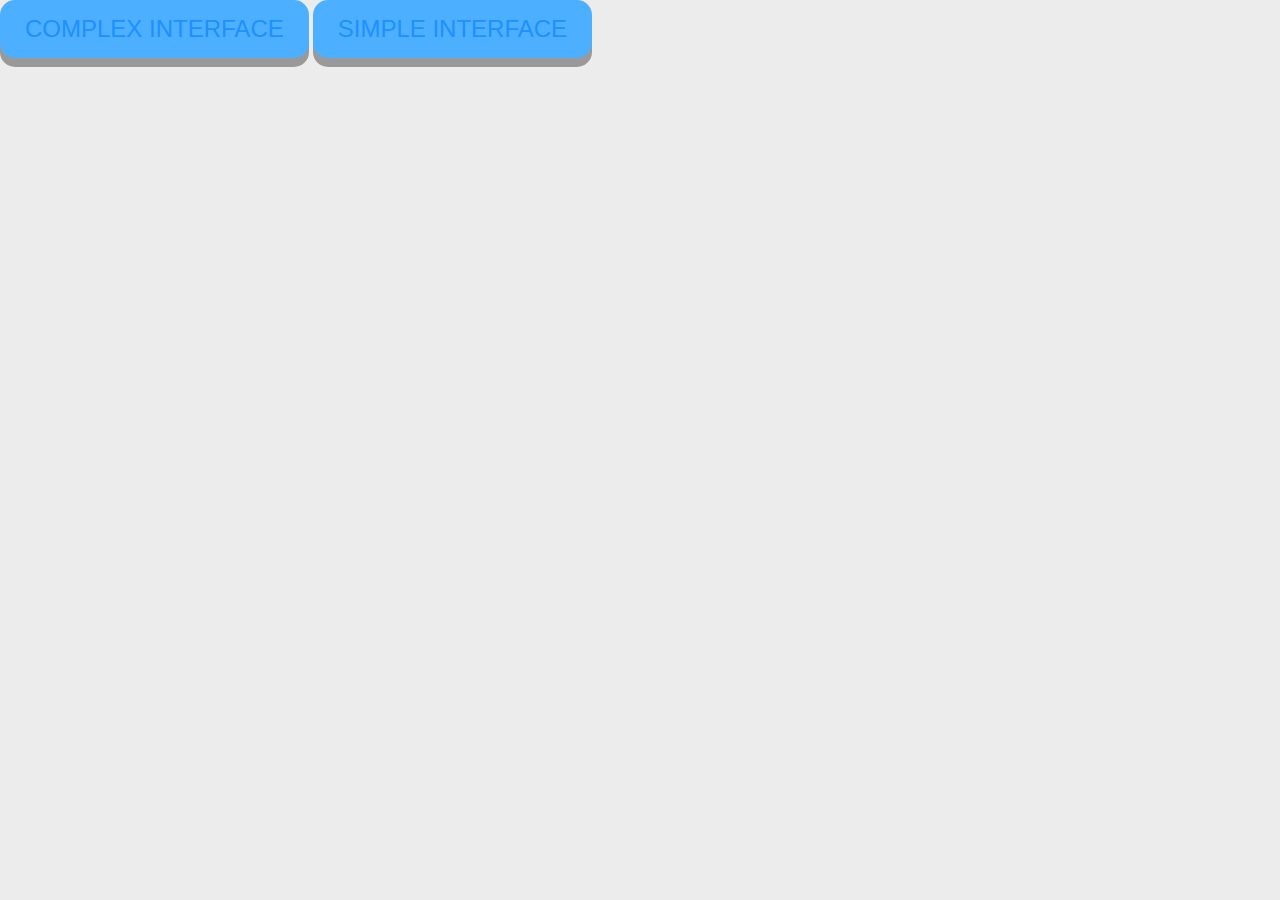
<file: index.html>
<!DOCTYPE html>
<html lang="en">
<head>
    <meta charset="UTF-8" />
    <meta name="viewport" content="width=device-width, initial-scale=1.0" />
    <title>Interface 1</title>
    <link rel="stylesheet" type="text/css" href="css/style.css">
</head>
<body>
<!-- Your code here -->
<header >

</header>
<main>
    <a href="complexInterface.html" target="_blank"><button class="button-main">COMPLEX INTERFACE</button></a>
    <a href="simpleInterface.html" target="_blank"><button class="button-main">SIMPLE INTERFACE</button></a>
</main>
<footer></footer>


</body>
</html>
</file>
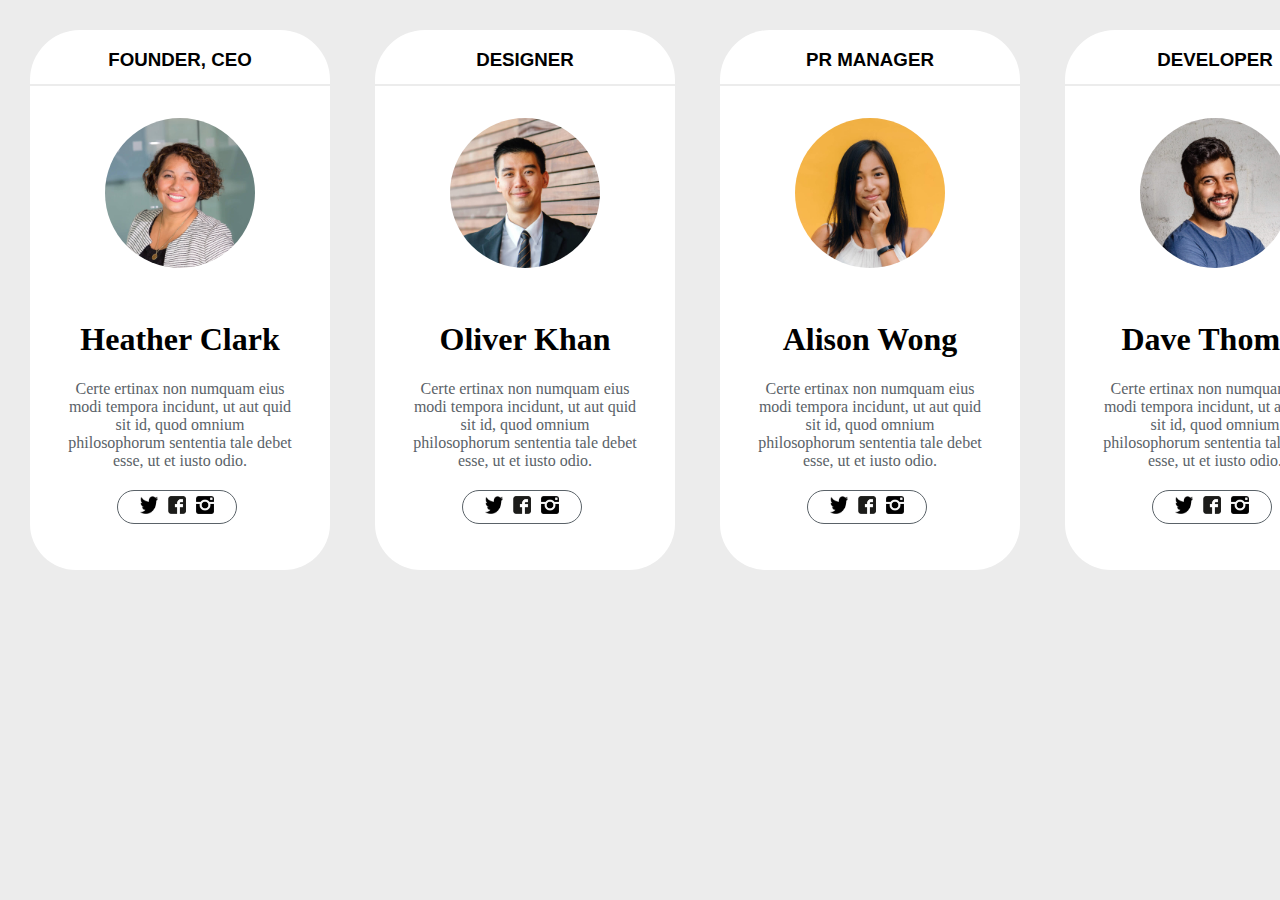
<file: complexInterface.html>
<!DOCTYPE html>
<html lang="en">
<head>
    <meta charset="UTF-8" />
    <meta name="viewport" content="width=device-width, initial-scale=1.0" />
    <title>Interface End-of-field-challenge</title>
    <link rel="stylesheet" type="text/css" href="css/style.css">
</head>
<body>
<!-- Your code here -->
<div id="mockup" class="container">
    <div class="card">
        <div class="card-header">
            <h3>FOUNDER, CEO</h3>
        </div>
        <div class="card-image">
            <img src="images/avatar-1.jpg">
        </div>
        <div class="card-body">
            <h1>Heather Clark</h1>
            <div class="card-body-text">Certe ertinax non numquam eius modi tempora incidunt,
                ut aut quid sit id, quod omnium philosophorum sententia tale debet esse, ut et iusto odio.
            </div>
            <div class="card-body-social-media">
                <a href="#">
                    <img class="icon" src="images/twitter.jpg">
                </a>
                <a href="#">
                    <img class="icon" src="images/facebook.jpg">
                </a>
                <a href="#">
                    <img class="icon" src="images/instagram.png">
                </a>

            </div>
        </div>
        <div class="card-footer"> </div>
    </div> <!--1-->

    <div class="card">
        <div class="card-header">
            <h3>DESIGNER</h3>
        </div>
        <div class="card-image">
            <img src="images/avatar-2.jpg">
        </div>
        <div class="card-body">
            <h1>Oliver Khan</h1>
            <div class="card-body-text">Certe ertinax non numquam eius modi tempora incidunt,
                ut aut quid sit id, quod omnium philosophorum sententia tale debet esse, ut et iusto odio.
            </div>
            <div class="card-body-social-media">
                <a href="#">
                    <img class="icon" src="images/twitter.jpg">
                </a>
                <a href="#">
                    <img class="icon" src="images/facebook.jpg">
                </a>
                <a href="#">
                    <img class="icon" src="images/instagram.png">
                </a>

            </div>
        </div>
        <div class="card-footer"> </div>
    </div> <!--2-->

    <div class="card">
        <div class="card-header">
            <h3>PR MANAGER</h3>
        </div>
        <div class="card-image">
            <img src="images/avatar-3.jpg">
        </div>
        <div class="card-body">
            <h1>Alison Wong</h1>
            <div class="card-body-text">Certe ertinax non numquam eius modi tempora incidunt,
                ut aut quid sit id, quod omnium philosophorum sententia tale debet esse, ut et iusto odio.
            </div>
            <div class="card-body-social-media">
                <a href="#">
                    <img class="icon" src="images/twitter.jpg">
                </a>
                <a href="#">
                    <img class="icon" src="images/facebook.jpg">
                </a>
                <a href="#">
                    <img class="icon" src="images/instagram.png">
                </a>

            </div>
        </div>
        <div class="card-footer"> </div>
    </div> <!--3-->

    <div class="card">
        <div class="card-header">
            <h3>DEVELOPER</h3>
        </div>
        <div class="card-image">
            <img src="images/avatar-4.jpg">
        </div>
        <div class="card-body">
            <h1>Dave Thomas</h1>
            <div class="card-body-text">Certe ertinax non numquam eius modi tempora incidunt,
                ut aut quid sit id, quod omnium philosophorum sententia tale debet esse, ut et iusto odio.
            </div>
            <div class="card-body-social-media">
                <a href="#">
                    <img class="icon" src="images/twitter.jpg">
                </a>
                <a href="#">
                    <img class="icon" src="images/facebook.jpg">
                </a>
                <a href="#">
                    <img class="icon" src="images/instagram.png">
                </a>

            </div>
        </div>
        <div class="card-footer"> </div>
    </div> <!--4-->
</div>



</body>
</html>
</file>
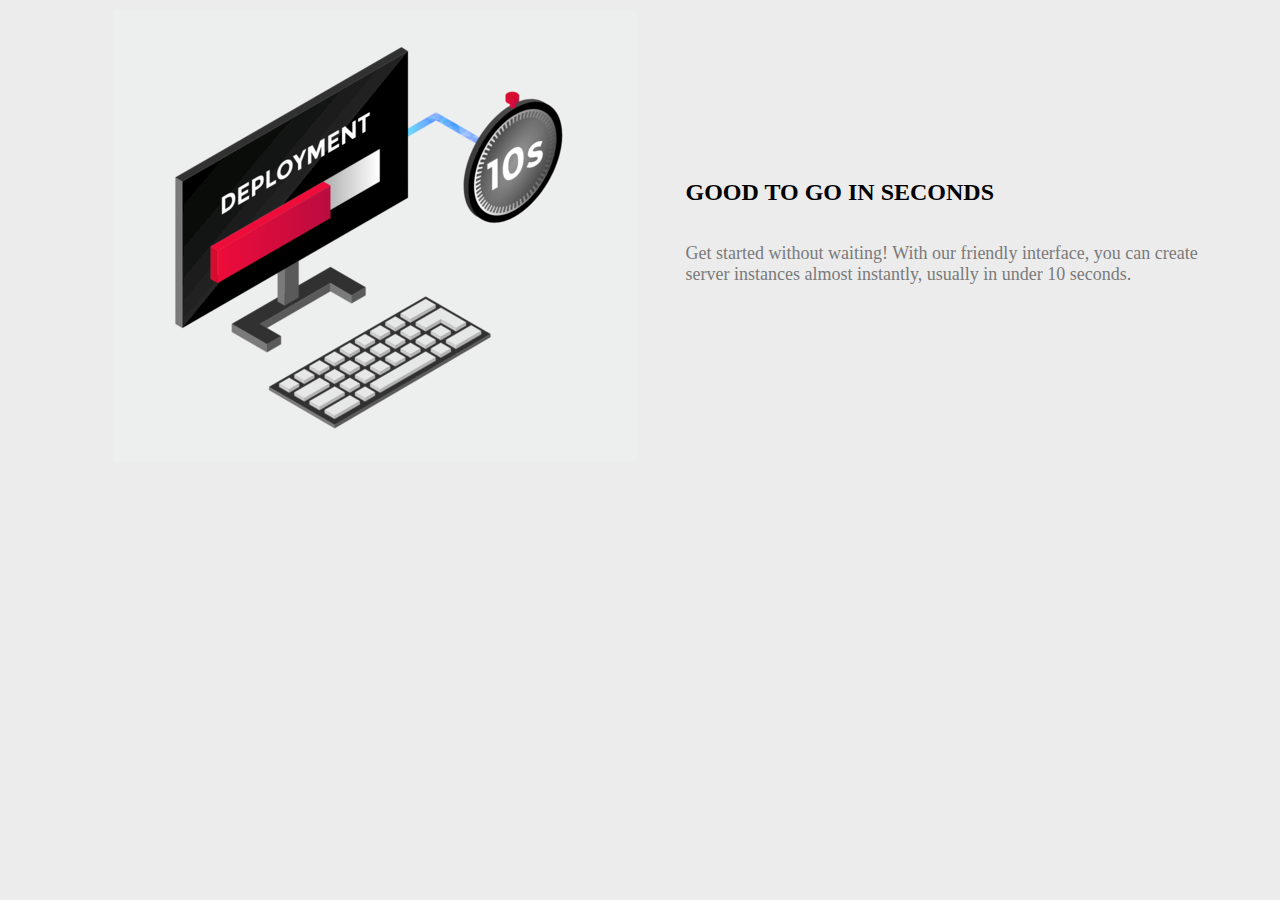
<file: simpleInterface.html>
<!DOCTYPE html>
<html lang="en">
<head>
    <meta charset="UTF-8" />
    <meta name="viewport" content="width=device-width, initial-scale=1.0" />
    <title>Interface End-of-field-challenge</title>
    <link rel="stylesheet" type="text/css" href="css/style.css">
</head>
<body>
<!-- Your code here -->
<div id="mockup" class="container container-row">
    <div class="item item-row">

        <div class="item-image-row">
            <img src="images/interface.03.png">
        </div>

    </div>
    <div class="item-body-column">
        <h2 class="item-title">GOOD TO GO IN SECONDS</h2>
        <p class="item-text">
            Get started without waiting! With our friendly interface, you can
            create server instances almost instantly, usually in under 10 seconds.
        </p>
    </div>
</div>


    <!--<div class="card">
        <div class="card-header">
            <h3>FOUNDER, CEO</h3>
        </div>
        <div class="card-image">
            <img src="images/avatar-1.jpg">
        </div>
        <div class="card-body">
            <h1>Heather Clark</h1>
            <div class="card-body-text">Certe ertinax non numquam eius modi tempora incidunt,
                ut aut quid sit id, quod omnium philosophorum sententia tale debet esse, ut et iusto odio.
            </div>
            <div class="card-body-social-media">
                <a href="#">
                    <img class="icon" src="images/twitter.jpg">
                </a>
                <a href="#">
                    <img class="icon" src="images/facebook.jpg">
                </a>
                <a href="#">
                    <img class="icon" src="images/instagram.png">
                </a>

            </div>
        </div>
        <div class="card-footer"> </div>
    </div> &lt;!&ndash;1&ndash;&gt;

    <div class="card">
        <div class="card-header">
            <h3>DESIGNER</h3>
        </div>
        <div class="card-image">
            <img src="images/avatar-2.jpg">
        </div>
        <div class="card-body">
            <h1>Oliver Khan</h1>
            <div class="card-body-text">Certe ertinax non numquam eius modi tempora incidunt,
                ut aut quid sit id, quod omnium philosophorum sententia tale debet esse, ut et iusto odio.
            </div>
            <div class="card-body-social-media">
                <a href="#">
                    <img class="icon" src="images/twitter.jpg">
                </a>
                <a href="#">
                    <img class="icon" src="images/facebook.jpg">
                </a>
                <a href="#">
                    <img class="icon" src="images/instagram.png">
                </a>

            </div>
        </div>
        <div class="card-footer"> </div>
    </div> &lt;!&ndash;2&ndash;&gt;

    <div class="card">
        <div class="card-header">
            <h3>PR MANAGER</h3>
        </div>
        <div class="card-image">
            <img src="images/avatar-3.jpg">
        </div>
        <div class="card-body">
            <h1>Alison Wong</h1>
            <div class="card-body-text">Certe ertinax non numquam eius modi tempora incidunt,
                ut aut quid sit id, quod omnium philosophorum sententia tale debet esse, ut et iusto odio.
            </div>
            <div class="card-body-social-media">
                <a href="#">
                    <img class="icon" src="images/twitter.jpg">
                </a>
                <a href="#">
                    <img class="icon" src="images/facebook.jpg">
                </a>
                <a href="#">
                    <img class="icon" src="images/instagram.png">
                </a>

            </div>
        </div>
        <div class="card-footer"> </div>
    </div> &lt;!&ndash;3&ndash;&gt;

    <div class="card">
        <div class="card-header">
            <h3>DEVELOPER</h3>
        </div>
        <div class="card-image">
            <img src="images/avatar-4.jpg">
        </div>
        <div class="card-body">
            <h1>Dave Thomas</h1>
            <div class="card-body-text">Certe ertinax non numquam eius modi tempora incidunt,
                ut aut quid sit id, quod omnium philosophorum sententia tale debet esse, ut et iusto odio.
            </div>
            <div class="card-body-social-media">
                <a href="#">
                    <img class="icon" src="images/twitter.jpg">
                </a>
                <a href="#">
                    <img class="icon" src="images/facebook.jpg">
                </a>
                <a href="#">
                    <img class="icon" src="images/instagram.png">
                </a>

            </div>
        </div>
        <div class="card-footer"> </div>
    </div> &lt;!&ndash;4&ndash;&gt;
</div>
-->


</body>
</html>
</file>
<file: css/style.css>
html {
    box-sizing: border-box;
}

*, *:before, *:after {
    box-sizing: inherit;
}

body {
    height: 100%;
    width: 100%;
    margin: 0;
    background-color: #ececec;
}

#mockup {
    /*width: 1000px;
    height: 516px;*/
    width: 1380px;
    height: 100%;
   /* background-image: url(https://raw.githubusercontent.com/becodeorg/gnt-yu-3-21/master/1.The-Field/5.End-of-Field/1.Trial-Run/images/13.ui-chart-2.png?token=AAFTYPC4SCNSITCGMEUCNLS7BBK7I);
*/
    /*background-color: #ececec;*/

    /*position: absolute;
    top: 0;
    left: 0;*/

    /*opacity: 0.5;*/
    z-index: 10;
    /*pointer-events: none;*/


}

.container {
    display: -webkit-flex;
    display: -ms-flexbox;
    display: flex;
    flex-direction: row;
    flex-wrap: wrap;
    justify-content:center;
    align-content: center;
    /*margin-left: 10px;*/

}

.container-row{
    align-items:center;
    justify-content:center;
}

.item {
    /*flex: 0 0 calc(45% - 10px);*/
    box-sizing: border-box;
   /* margin-left: 10px;*/
    margin-top: 10px;
}

.item-row {
    flex: 0 0 calc(40% - 10px);
    display: flex;
    align-items: stretch;
/*    max-width: 800px;
    border: 1px solid #AAB3AB;*/
    flex-wrap: wrap;
}

.item-image-row {
    display:flex;
    flex: 0 1 calc(40% - 10px);
    margin: 0 0;
}

.item-image{
   /* background-color: #e8e8e8;*/
   /* width: 100%;
    height: 100%;*/
}

.item-body-column{
    padding: 10px 30px;
    /*flex:1;*/
    display: flex;
    flex-direction: column;
    flex: 0 1 calc(45% - 10px);

}

.item-title{
    font-family: "Lucida Sans";
}

.item-text{
    font-size:18px;
    color:#7a7a7a;

    font-family: "Calibri";
}

/*widget {
    /* width: calc(332px - 24px - 24px - 6px - 6px); * /
    width: calc(332px - 6px - 6px);
    height: calc(516px - 6px - 6px);
    margin: 6px;
    background-color: #568DE9;
    padding: 24px;
    color: white;
}*/

.card {
/* width: calc(332px - 24px - 24px - 6px - 6px); */
    flex: 1 0 calc(25% - 6px - 6px);
    width: calc(25% - 6px - 6px);
    height: calc(600px - 6px - 6px);
    margin: 6px;
  /*  background-color: white;*/
    padding: 24px;
    color: black;

    display: flex;
    flex-direction: column;
    align-content: stretch;
}

.card-header,
.card-footer,
.card-image,
.card-body{
    background-color: white;
    text-align: center;
    width:300px;
    padding: 0 37px 0 37px;
}

.card-header,
.card-footer{
    height: 10%;
    font-family: sans-serif;
}
.card-image,
.card-body{
    /*height: 40%;*/
    display: flex;
    flex-direction: column;
}

.card-image{
    justify-content: center;
    align-items: center;
    height: 250px;
}

.car-body{
    display:flex;
    height: 250px;

    /*display:flex;
    justify-content: flex-start;
    align-items: flex-start;
    height: 40%;*/
}

.card-body-text{
    font-family: Calibri, serif;
    color: #5a6268;

}



.card-body-social-media{
    display: flex;
    align-items: center;
    justify-content: center;
    border-radius: 20px;
    border-style: solid;
    border-width: 1px;
    margin: 20px 50px 0 50px;
    color: #5a6268;
    width:120px;
}
.icon{
    margin: 5px;
    width: 18px;
    height: 18px;
}

.card-header{
    border-radius: 50px 50px 0 0;
    border-bottom: 1px;
    margin: 0 0 2px 0;
}
.card-footer{
    border-radius: 0 0 50px 50px;
    border-top: 1px;

}

.card-image img{
    border-radius: 100%;
    width: 150px;
    height: 150px;
    font-family: Caladea,sans-serif;
    margin-top: 0;
}

@media screen and (max-width: 992px) {
    .container {
        flex: 1 0 calc(25% - 6px - 6px);
    }
    .item-row {
        flex: 0 0 calc(90% - 10px);
    }

}


@media screen and (max-width: 600px) {
    .container {
        flex-direction: column;
    }

}

.button-main {
    display: inline-block;
    padding: 15px 25px;
    font-size: 24px;
    cursor: pointer;
    text-align: center;
    text-decoration: none;
    outline: none;
    color: dodgerblue;
    background-color: #4CAFFF;
    border: none;
    border-radius: 15px;
    box-shadow: 0 9px #999;
}

.button-main:hover {background-color: lawngreen}

.button-main:active {
    background-color: blueviolet;
    box-shadow: 0 5px #555;
    transform: translateY(4px);
}
</file>
